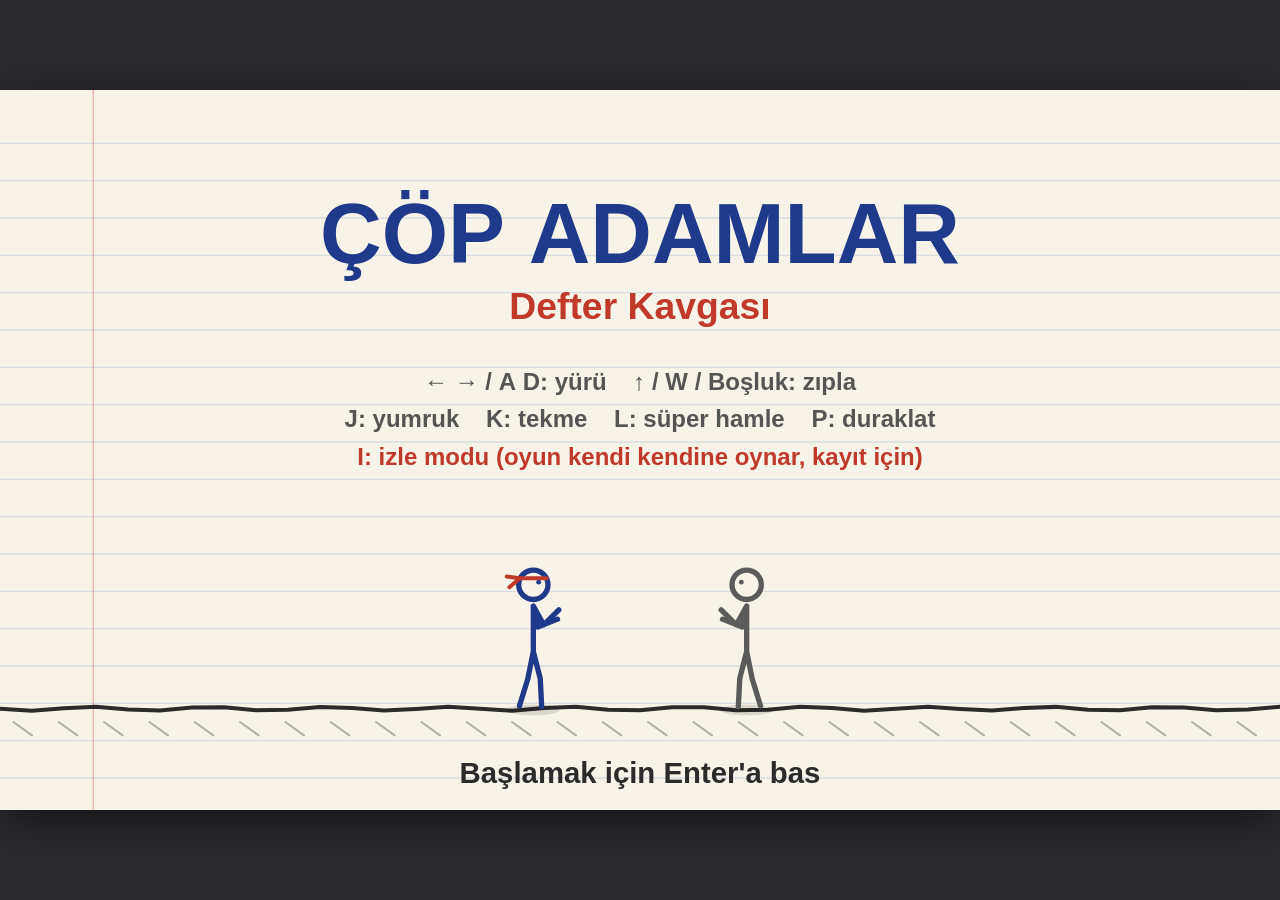
<file: cop-adamlar/index.html>
<!doctype html>
<html lang="tr">
<head>
<meta charset="utf-8">
<meta name="viewport" content="width=device-width, initial-scale=1, maximum-scale=1, user-scalable=no">
<title>Çöp Adamlar: Defter Kavgası</title>
<style>
  :root {
    --paper: #f7f3e8;
    --ink: #1f3a8a;
    --red: #c0392b;
    --text: #2b2b2b;
  }
  * { box-sizing: border-box; }
  html, body {
    margin: 0; height: 100%; background: #2a2a2e; overflow: hidden;
    font-family: "Comic Sans MS", "Segoe Print", "Chalkboard SE", system-ui, sans-serif;
    -webkit-user-select: none; user-select: none; touch-action: none;
  }
  #wrap { position: fixed; inset: 0; display: flex; align-items: center; justify-content: center; }
  canvas { display: block; background: var(--paper); box-shadow: 0 10px 40px rgba(0,0,0,.5); }
  #touch { position: fixed; inset: auto 0 0 0; display: none; justify-content: space-between; padding: 12px 16px calc(12px + env(safe-area-inset-bottom)); pointer-events: none; }
  #touch .grp { display: flex; gap: 10px; pointer-events: auto; }
  #touch button {
    width: 64px; height: 64px; border-radius: 50%; border: 3px solid rgba(31,58,138,.7);
    background: rgba(247,243,232,.75); color: var(--ink); font: 700 14px inherit; font-family: inherit;
    touch-action: none;
  }
  #touch button.act { border-color: rgba(192,57,43,.8); color: var(--red); }
  #touch button.down { background: rgba(31,58,138,.25); }
  body.touch #touch { display: flex; }
</style>
</head>
<body>
<div id="wrap"><canvas id="c"></canvas></div>
<div id="touch">
  <div class="grp">
    <button data-k="left">◀</button>
    <button data-k="right">▶</button>
    <button data-k="jump">▲</button>
  </div>
  <div class="grp">
    <button class="act" data-k="punch">Yumruk</button>
    <button class="act" data-k="kick">Tekme</button>
    <button class="act" data-k="super">Süper</button>
  </div>
</div>
<script>
(() => {
  "use strict";

  // ---------- Kurulum ----------
  const W = 960, H = 540, GROUND = 462;
  const canvas = document.getElementById("c");
  const ctx = canvas.getContext("2d");
  let scale = 1;

  function resize() {
    const dpr = window.devicePixelRatio || 1;
    scale = Math.min(window.innerWidth / W, window.innerHeight / H);
    canvas.style.width = Math.floor(W * scale) + "px";
    canvas.style.height = Math.floor(H * scale) + "px";
    canvas.width = Math.floor(W * scale * dpr);
    canvas.height = Math.floor(H * scale * dpr);
    ctx.setTransform(scale * dpr, 0, 0, scale * dpr, 0, 0);
  }
  window.addEventListener("resize", resize);
  resize();

  const rand = (a, b) => a + Math.random() * (b - a);
  const clamp = (v, a, b) => Math.max(a, Math.min(b, v));

  let best = 0;
  try { best = +localStorage.getItem("copAdamlarRekor") || 0; } catch (e) {}

  // ---------- Girdi ----------
  const keys = { left: false, right: false, jump: false, punch: false, kick: false, super: false };
  const pressed = {}; // bu karede yeni basılanlar
  const keyMap = {
    ArrowLeft: "left", KeyA: "left", ArrowRight: "right", KeyD: "right",
    ArrowUp: "jump", KeyW: "jump", Space: "jump",
    KeyJ: "punch", KeyZ: "punch", KeyK: "kick", KeyX: "kick", KeyL: "super", KeyC: "super",
  };
  function setKey(k, down) {
    if (down && !keys[k]) pressed[k] = true;
    keys[k] = down;
  }
  window.addEventListener("keydown", e => {
    if (e.code === "KeyP" || e.code === "Escape") { if (game.state === "play") game.paused = !game.paused; return; }
    if (e.code === "Enter") { pressed.start = true; }
    if (e.code === "KeyI" && game.state !== "play") { game.auto = true; pressed.start = true; return; }
    if (e.code === "KeyI" && game.state === "play") { game.auto = !game.auto; return; }
    const k = keyMap[e.code];
    if (k) { setKey(k, true); e.preventDefault(); if (game.state !== "play") pressed.start = true; }
  });
  window.addEventListener("keyup", e => { const k = keyMap[e.code]; if (k) setKey(k, false); });
  window.addEventListener("blur", () => { for (const k in keys) keys[k] = false; });

  if (window.matchMedia("(pointer: coarse)").matches) document.body.classList.add("touch");
  document.querySelectorAll("#touch button").forEach(b => {
    const k = b.dataset.k;
    const on = e => { e.preventDefault(); setKey(k, true); b.classList.add("down"); if (game.state !== "play") pressed.start = true; };
    const off = e => { e.preventDefault(); setKey(k, false); b.classList.remove("down"); };
    b.addEventListener("pointerdown", on);
    b.addEventListener("pointerup", off);
    b.addEventListener("pointercancel", off);
    b.addEventListener("pointerleave", off);
  });
  canvas.addEventListener("pointerdown", () => { if (game.state !== "play") pressed.start = true; });

  // ---------- Çöp adam pozu ----------
  // Açılar: 0 = dümdüz aşağı, pozitif = baktığı yöne doğru.
  function limb(from, ang, len, face) {
    return { x: from.x + Math.sin(ang) * len * face, y: from.y + Math.cos(ang) * len };
  }

  function computePose(f) {
    const s = f.size, face = f.face;
    const t = f.anim;
    let lean = 0, hipDrop = 0;
    // [üst kol, ön kol] x2 (ön = baktığı yöndeki), [uyluk, baldır] x2
    let aF = [0.5, 2.3], aB = [0.2, 1.9], lF = [0.25, 0.05], lB = [-0.2, -0.3];

    const walking = Math.abs(f.vx) > 0.3 && f.onGround;
    if (walking) {
      const ph = t * 0.28;
      const sw = Math.sin(ph) * 0.6;
      lF = [sw, sw - 0.4 - Math.max(0, Math.cos(ph)) * 0.5];
      lB = [-sw, -sw - 0.4 - Math.max(0, -Math.cos(ph)) * 0.5];
      aF = [0.6 - sw * 0.3, 2.2]; aB = [0.3 + sw * 0.4, 1.7];
      hipDrop = Math.abs(Math.sin(ph)) * 2;
    } else if (f.onGround) {
      const br = Math.sin(t * 0.08) * 0.05;
      aF = [0.55 + br, 2.35]; aB = [0.25 + br, 1.95];
      hipDrop = 2 + Math.sin(t * 0.08) * 1;
    }
    if (!f.onGround) {
      lF = [0.9, -0.2]; lB = [0.2, -0.9]; aF = [1.2, 2.4]; aB = [-0.6, 0.4];
    }

    if (f.act) {
      const p = f.actT / f.act.dur;
      const k = f.act.name === "super" ? 0 : Math.sin(clamp((p - 0.1) / 0.6, 0, 1) * Math.PI);
      if (f.act.name === "punch") {
        aF = [aF[0] + (1.57 - aF[0]) * k, aF[1] + (1.57 - aF[1]) * k];
        aB = [aB[0] - 0.4 * k, aB[1]];
        lean = 0.15 * k;
      } else if (f.act.name === "kick") {
        lF = [lF[0] + (1.65 - lF[0]) * k, lF[1] + (1.6 - lF[1]) * k];
        lean = -0.35 * k;
        aF = [0.3 + 0.8 * k, 2.0]; aB = [-0.6 * k, 1.2];
      } else if (f.act.name === "super") {
        const spin = Math.sin(p * Math.PI * 6);
        aF = [1.57, 1.57]; aB = [-1.57, -1.57];
        lF = [0.6 * spin, 0.6 * spin]; lB = [-0.6 * spin, -0.6 * spin];
        lean = 0;
      } else if (f.act.name === "windup") {
        aF = [-0.4, 0.6]; lean = -0.2;
      }
    }
    if (f.hurt > 0) {
      lean = -0.45; aF = [-0.8, -1.4]; aB = [-1.2, -2.0];
    }

    const hip = { x: f.x, y: f.y - 42 * s + hipDrop };
    const neck = limb(hip, Math.PI + lean, 34 * s, face);
    const head = limb(neck, Math.PI + lean * 1.3, 12 * s, face);
    const fe = limb(neck, aF[0], 16 * s, face), fh = limb(fe, aF[1], 16 * s, face);
    const be = limb(neck, aB[0], 16 * s, face), bh = limb(be, aB[1], 16 * s, face);
    const fk = limb(hip, lF[0], 21 * s, face), ff = limb(fk, lF[1], 21 * s, face);
    const bk = limb(hip, lB[0], 21 * s, face), bf = limb(bk, lB[1], 21 * s, face);
    return { head, neck, hip, fe, fh, be, bh, fk, ff, bk, bf };
  }

  const BONES = [["head","neck"],["neck","hip"],["neck","fe"],["fe","fh"],["neck","be"],["be","bh"],
                 ["hip","fk"],["fk","ff"],["hip","bk"],["bk","bf"]];

  function drawFigure(pose, col, s, alpha, face, extra) {
    ctx.save();
    ctx.globalAlpha = alpha;
    ctx.strokeStyle = col; ctx.fillStyle = col;
    ctx.lineCap = "round"; ctx.lineJoin = "round";
    ctx.lineWidth = 4 * s;
    ctx.beginPath();
    const line = (a, b) => { ctx.moveTo(a.x, a.y); ctx.lineTo(b.x, b.y); };
    line(pose.neck, pose.hip);
    line(pose.neck, pose.be); line(pose.be, pose.bh);
    line(pose.hip, pose.bk); line(pose.bk, pose.bf);
    line(pose.hip, pose.fk); line(pose.fk, pose.ff);
    line(pose.neck, pose.fe); line(pose.fe, pose.fh);
    ctx.stroke();
    // kafa
    const hx = pose.head.x, hy = pose.head.y - 4 * s;
    ctx.beginPath(); ctx.arc(hx, hy, 11 * s, 0, Math.PI * 2);
    ctx.fillStyle = "#f7f3e8"; ctx.fill(); ctx.stroke();
    // göz
    ctx.fillStyle = col;
    ctx.beginPath(); ctx.arc(hx + 4 * s * face, hy - 2 * s, 1.8 * s, 0, Math.PI * 2); ctx.fill();
    if (extra) extra(hx, hy);
    ctx.restore();
  }

  // ---------- Dünya ----------
  const game = {
    state: "title", paused: false, t: 0, auto: /[?&]izle/.test(location.search), slow: 0,
    player: null, enemies: [], ragdolls: [], particles: [], pickups: [], texts: [],
    wave: 0, queue: 0, spawnT: 0, waveT: 0, score: 0, combo: 0, comboT: 0, shake: 0, hitstop: 0,
  };

  const ENEMY_TYPES = {
    normal: { col: "#5b5b5b", size: 1,    hp: 30, speed: 1.5, dmg: 8,  score: 100 },
    hizli:  { col: "#c0392b", size: 0.85, hp: 18, speed: 2.8, dmg: 6,  score: 150 },
    iri:    { col: "#6d3b8e", size: 1.35, hp: 80, speed: 0.9, dmg: 16, score: 300 },
  };

  function makeFighter(x, isPlayer, type) {
    const tp = isPlayer ? null : ENEMY_TYPES[type];
    return {
      x, y: GROUND, vx: 0, vy: 0, face: 1, onGround: true,
      size: isPlayer ? 1 : tp.size, col: isPlayer ? "#1f3a8a" : tp.col,
      hp: isPlayer ? 100 : tp.hp, maxHp: isPlayer ? 100 : tp.hp,
      speed: isPlayer ? 3.4 : tp.speed * rand(0.9, 1.15), dmg: isPlayer ? 0 : tp.dmg,
      type, isPlayer, act: null, actT: 0, hitDone: new Set(), hurt: 0, inv: 0,
      cd: rand(30, 80), anim: rand(0, 100), superM: 0, tp,
    };
  }

  const ACTS = {
    punch:  { name: "punch",  dur: 18, from: 5,  to: 10, range: 58, dmg: 10, knock: 4,  up: -2 },
    kick:   { name: "kick",   dur: 26, from: 9,  to: 15, range: 74, dmg: 16, knock: 8,  up: -4 },
    super:  { name: "super",  dur: 42, from: 6,  to: 36, range: 130, dmg: 30, knock: 13, up: -8, all: true },
    windup: { name: "windup", dur: 22, next: "epunch" },
    epunch: { name: "punch",  dur: 16, from: 3,  to: 8,  range: 54, knock: 6, up: -3 },
  };

  function startAct(f, key) {
    f.act = ACTS[key]; f.actT = 0; f.hitDone = new Set();
  }

  function newGame() {
    game.player = makeFighter(W / 2, true);
    Object.assign(game, { enemies: [], ragdolls: [], particles: [], pickups: [], texts: [],
      wave: 0, queue: 0, spawnT: 0, waveT: 90, score: 0, combo: 0, comboT: 0, shake: 0, state: "play", paused: false });
  }

  function nextWave() {
    game.wave++;
    game.queue = 2 + game.wave * 2;
    game.spawnT = 40;
    floatText(W / 2, 200, "Dalga " + game.wave, "#1f3a8a", 40, 90);
  }

  function spawnEnemy() {
    const w = game.wave;
    let type = "normal";
    const r = Math.random();
    if (w >= 2 && r < 0.3) type = "hizli";
    if (w >= 3 && r > 0.85) type = "iri";
    const left = Math.random() < 0.5;
    const e = makeFighter(left ? -40 : W + 40, false, type);
    e.face = left ? 1 : -1;
    game.enemies.push(e);
  }

  function floatText(x, y, str, col, size, life) {
    game.texts.push({ x, y, str, col, size: size || 22, life: life || 50, max: life || 50 });
  }

  function burst(x, y, col, n, power) {
    for (let i = 0; i < n; i++) {
      const a = rand(0, Math.PI * 2), sp = rand(1, power || 6);
      game.particles.push({ x, y, vx: Math.cos(a) * sp, vy: Math.sin(a) * sp - 1, life: rand(18, 34), col, len: rand(4, 10) });
    }
  }

  // ---------- Ragdoll (verlet) ----------
  function makeRagdoll(f, kx, ky) {
    const pose = computePose(f);
    const pts = {};
    for (const k in pose) {
      const p = pose[k];
      pts[k] = { x: p.x, y: p.y, ox: p.x - kx * rand(0.7, 1.3), oy: p.y - ky * rand(0.7, 1.3) };
    }
    pts.head.ox -= kx * 0.5;
    const sticks = BONES.map(([a, b]) => ({ a, b, len: Math.hypot(pose[a].x - pose[b].x, pose[a].y - pose[b].y) }));
    game.ragdolls.push({ pts, sticks, col: f.col, size: f.size, face: f.face, life: 240 });
  }

  function updateRagdoll(r) {
    r.life--;
    for (const k in r.pts) {
      const p = r.pts[k];
      const vx = (p.x - p.ox) * 0.99, vy = (p.y - p.oy) * 0.99;
      p.ox = p.x; p.oy = p.y;
      p.x += vx; p.y += vy + 0.5;
    }
    for (let it = 0; it < 5; it++) {
      for (const s of r.sticks) {
        const a = r.pts[s.a], b = r.pts[s.b];
        const dx = b.x - a.x, dy = b.y - a.y, d = Math.hypot(dx, dy) || 0.001;
        const diff = (d - s.len) / d / 2;
        a.x += dx * diff; a.y += dy * diff; b.x -= dx * diff; b.y -= dy * diff;
      }
      for (const k in r.pts) {
        const p = r.pts[k];
        const floor = k === "head" ? GROUND - 7 * r.size : GROUND;
        if (p.y > floor) { p.y = floor; const vx = p.x - p.ox; p.ox = p.x - vx * 0.7; p.oy = p.y + (p.y - p.oy) * 0.3; }
      }
    }
  }

  // ---------- Vuruş ----------
  function tryHits(att, targets) {
    const a = att.act;
    if (!a || a.from === undefined || att.actT < a.from || att.actT > a.to) return;
    const s = att.size;
    for (const t of targets) {
      if (att.hitDone.has(t) || t.dead) continue;
      if (t.isPlayer && t.inv > 0) continue;
      const dx = (t.x - att.x) * att.face;
      const inFront = a.all ? Math.abs(t.x - att.x) < a.range : dx > -10 && dx < a.range * s + 10 * t.size;
      if (!inFront || Math.abs(t.y - att.y) > 70) continue;
      att.hitDone.add(t);
      const dir = a.all ? Math.sign(t.x - att.x) || att.face : att.face;
      hit(att, t, a.dmg !== undefined ? a.dmg : att.dmg, a.knock * dir, a.up);
    }
  }

  function hit(att, t, dmg, kx, ky) {
    t.hp -= dmg;
    t.vx = kx; t.vy = ky; t.onGround = ky >= 0 && t.onGround;
    t.hurt = 18; t.act = null;
    t.face = -Math.sign(kx) || t.face;
    const pose = computePose(t);
    burst(pose.neck.x, pose.neck.y + 10, t.isPlayer ? "#1f3a8a" : "#c0392b", 8, 6);
    game.hitstop = 3;
    if (t.isPlayer) {
      t.inv = 50; game.shake = 10; game.combo = 0;
      floatText(t.x, t.y - 100, "-" + dmg, "#c0392b", 22, 40);
      if (t.hp <= 0) { t.dead = true; makeRagdoll(t, kx * 1.5, ky - 6); gameOver(); }
    } else {
      game.combo++; game.comboT = 90;
      game.shake = Math.max(game.shake, 4);
      game.score += 10 * game.combo;
      if (att.isPlayer && att.act && att.act.name !== "super") att.superM = Math.min(100, att.superM + 7);
      if (game.combo >= 3) floatText(t.x, t.y - 110, game.combo + " kombo!", "#e67e22", 18 + Math.min(game.combo, 12), 35);
      if (t.hp <= 0) {
        t.dead = true;
        const mult = 1 + Math.floor(game.combo / 5);
        game.score += t.tp.score * mult;
        floatText(t.x, t.y - 80, "+" + t.tp.score * mult, "#1f3a8a", 20, 45);
        makeRagdoll(t, kx * 1.6, ky - 5);
        const lastOne = game.queue === 0 && game.enemies.filter(e => !e.dead).length === 0;
        if (lastOne || t.type === "iri" || game.combo >= 10) { game.slow = 50; game.shake = 12; }
        burst(t.x, t.y - 40, t.col, 16, 8);
        if (Math.random() < 0.14) game.pickups.push({ x: t.x, y: t.y - 30, vy: -5, life: 600 });
      }
    }
  }

  function gameOver() {
    game.state = "over";
    game.overT = 0;
    if (game.score > best) {
      best = game.score; game.newBest = true;
      try { localStorage.setItem("copAdamlarRekor", best); } catch (e) {}
    } else game.newBest = false;
  }

  // ---------- Güncelleme ----------
  function physics(f) {
    f.vy += 0.6;
    f.x += f.vx; f.y += f.vy;
    if (f.y >= GROUND) { f.y = GROUND; f.vy = 0; f.onGround = true; } else f.onGround = false;
  }

  // İzle modu: oyuncuyu yapay zekâ oynatır (video kaydı için)
  function autopilot(p) {
    for (const k in keys) keys[k] = false;
    const foes = game.enemies.filter(e => !e.dead);
    if (!foes.length) { if (Math.abs(p.x - W / 2) > 40) keys[p.x < W / 2 ? "right" : "left"] = true; return; }
    let tgt = foes[0];
    for (const e of foes) if (Math.abs(e.x - p.x) < Math.abs(tgt.x - p.x)) tgt = e;
    const dx = tgt.x - p.x, dist = Math.abs(dx);
    const near = foes.filter(e => Math.abs(e.x - p.x) < 120).length;
    const danger = foes.some(e => e.act && e.act.name === "windup" && Math.abs(e.x - p.x) < 70 && e.actT > 12);
    if (p.act) return;
    if (p.superM >= 100 && near >= 2) { pressed.super = true; return; }
    if (danger && p.onGround && Math.random() < 0.5) { pressed.jump = true; keys[dx > 0 ? "right" : "left"] = true; return; }
    if (dist > 62 * tgt.size) { keys[dx > 0 ? "right" : "left"] = true; if (Math.random() < 0.006 && p.onGround) pressed.jump = true; return; }
    if (Math.sign(dx) !== p.face) { keys[dx > 0 ? "right" : "left"] = true; return; }
    if (Math.random() < 0.35) pressed[dist > 50 ? "kick" : (Math.random() < 0.6 ? "punch" : "kick")] = true;
  }

  function updatePlayer(p) {
    if (game.auto) autopilot(p);
    p.anim++;
    if (p.inv > 0) p.inv--;
    if (p.hurt > 0) { p.hurt--; p.vx *= 0.85; physics(p); p.x = clamp(p.x, 20, W - 20); return; }

    const busy = p.act && p.act.name !== "punch";
    let mv = 0;
    if (keys.left) mv -= 1;
    if (keys.right) mv += 1;
    if (!p.act) { if (mv) p.face = mv; }
    const targetVx = busy && p.onGround ? 0 : mv * p.speed;
    p.vx += (targetVx - p.vx) * (p.onGround ? 0.35 : 0.12);

    if (pressed.jump && p.onGround && !p.act) { p.vy = -12; p.onGround = false; }
    if (!p.act) {
      if (pressed.super && p.superM >= 100) { startAct(p, "super"); p.superM = 0; game.shake = 8; floatText(p.x, p.y - 120, "SÜPER!", "#c0392b", 30, 50); }
      else if (pressed.kick) startAct(p, "kick");
      else if (pressed.punch) startAct(p, "punch");
    }

    if (p.act) {
      p.actT++;
      if (p.act.name === "kick" && p.actT === ACTS.kick.from) p.vx += p.face * 2;
      tryHits(p, game.enemies);
      if (p.act.name === "super" && p.actT % 6 === 0) burst(p.x + rand(-60, 60), p.y - rand(20, 70), "#e67e22", 2, 3);
      if (p.actT >= p.act.dur) p.act = null;
    }
    physics(p);
    p.x = clamp(p.x, 20, W - 20);

    for (const it of game.pickups) {
      if (!it.taken && Math.abs(it.x - p.x) < 28 && Math.abs(it.y - (p.y - 30)) < 50) {
        it.taken = true; p.hp = Math.min(p.maxHp, p.hp + 25);
        floatText(p.x, p.y - 110, "+25 can", "#27ae60", 20, 45);
      }
    }
  }

  function updateEnemy(e) {
    const p = game.player;
    e.anim++;
    if (e.hurt > 0) { e.hurt--; e.vx *= 0.88; physics(e); return; }

    const dx = p.x - e.x, dist = Math.abs(dx);
    if (!e.act) e.face = Math.sign(dx) || e.face;
    const reach = 46 * e.size;
    if (e.cd > 0) e.cd--;

    if (e.act) {
      e.vx *= 0.7;
      e.actT++;
      if (e.act.name !== "windup") tryHits(e, [p]);
      if (e.actT >= e.act.dur) {
        const nx = e.act.next;
        e.act = null;
        if (nx) startAct(e, nx); else e.cd = rand(50, 110) / Math.min(2, 1 + game.wave * 0.08);
      }
    } else if (dist > reach || p.dead) {
      let want = Math.sign(dx) * e.speed;
      // birbirine fazla yaklaşma
      for (const o of game.enemies) {
        if (o === e || o.dead) continue;
        const d = e.x - o.x;
        if (Math.abs(d) < 30 * e.size && Math.sign(d) !== Math.sign(dx)) want *= 0.3;
      }
      if (p.dead) want = 0;
      e.vx += (want - e.vx) * 0.2;
    } else {
      e.vx *= 0.6;
      if (e.cd <= 0) startAct(e, "windup");
    }
    physics(e);
  }

  function update() {
    game.t++;
    if (game.state !== "play") {
      if (game.state === "over") { game.overT++; game.ragdolls.forEach(updateRagdoll); game.enemies.forEach(e => { e.anim++; e.vx *= 0.8; physics(e); }); }
      if (pressed.start && (game.state === "title" || game.overT > 40)) newGame();
      if (game.auto && (game.state === "title" ? game.t > 60 : game.overT > 240)) newGame();
      return;
    }
    if (game.paused) return;
    if (game.hitstop > 0) { game.hitstop--; return; }
    if (game.slow > 0 && game.slow-- % 3 !== 0) return; // ağır çekim

    updatePlayer(game.player);
    game.enemies.forEach(updateEnemy);
    game.enemies = game.enemies.filter(e => !e.dead);
    game.ragdolls.forEach(updateRagdoll);
    game.ragdolls = game.ragdolls.filter(r => r.life > 0);

    if (game.comboT > 0 && --game.comboT === 0) game.combo = 0;

    // dalgalar
    if (game.queue > 0) {
      const maxOn = 3 + Math.floor(game.wave / 2);
      if (--game.spawnT <= 0 && game.enemies.length < maxOn) {
        spawnEnemy(); game.queue--; game.spawnT = Math.max(25, 70 - game.wave * 4);
      }
    } else if (game.enemies.length === 0) {
      if (game.waveT === 0) {
        game.waveT = 100;
        if (game.wave > 0) { game.score += 500 * game.wave; floatText(W / 2, 250, "Dalga temizlendi! +" + 500 * game.wave, "#27ae60", 26, 80); }
      }
      if (--game.waveT === 0) nextWave();
    }

    for (const it of game.pickups) {
      it.vy += 0.4; it.y += it.vy;
      if (it.y > GROUND - 14) { it.y = GROUND - 14; it.vy = 0; }
      it.life--;
    }
    game.pickups = game.pickups.filter(i => !i.taken && i.life > 0);
    for (const pt of game.particles) { pt.x += pt.vx; pt.y += pt.vy; pt.vy += 0.3; pt.life--; }
    game.particles = game.particles.filter(p => p.life > 0);
    for (const t of game.texts) { t.y -= 0.7; t.life--; }
    game.texts = game.texts.filter(t => t.life > 0);
    if (game.shake > 0) game.shake *= 0.85;
    if (game.shake < 0.3) game.shake = 0;
  }

  // ---------- Çizim ----------
  function drawPaper() {
    ctx.fillStyle = "#f7f3e8"; ctx.fillRect(0, 0, W, H);
    ctx.strokeStyle = "rgba(70,120,200,.18)"; ctx.lineWidth = 1;
    ctx.beginPath();
    for (let y = 40; y < H; y += 28) { ctx.moveTo(0, y); ctx.lineTo(W, y); }
    ctx.stroke();
    ctx.strokeStyle = "rgba(200,60,60,.35)";
    ctx.beginPath(); ctx.moveTo(70, 0); ctx.lineTo(70, H); ctx.stroke();
    // zemin: elle çizilmiş çizgi
    ctx.strokeStyle = "#2b2b2b"; ctx.lineWidth = 3; ctx.lineCap = "round";
    ctx.beginPath(); ctx.moveTo(0, GROUND + 2);
    for (let x = 0; x <= W; x += 24) ctx.lineTo(x, GROUND + 2 + Math.sin(x * 0.07) * 1.5);
    ctx.stroke();
    ctx.lineWidth = 1.5; ctx.strokeStyle = "rgba(43,43,43,.35)";
    ctx.beginPath();
    for (let x = 10; x < W; x += 34) { ctx.moveTo(x, GROUND + 12); ctx.lineTo(x + 14, GROUND + 22); }
    ctx.stroke();
  }

  function drawShadow(x, size) {
    ctx.fillStyle = "rgba(0,0,0,.12)";
    ctx.beginPath(); ctx.ellipse(x, GROUND + 3, 20 * size, 4, 0, 0, Math.PI * 2); ctx.fill();
  }

  function drawFighter(f) {
    drawShadow(f.x, f.size);
    const pose = computePose(f);
    let alpha = 1;
    if (f.isPlayer && f.inv > 0 && Math.floor(f.inv / 4) % 2) alpha = 0.35;
    let col = f.col;
    if (f.act && f.act.name === "windup") col = Math.floor(f.actT / 3) % 2 ? "#e67e22" : f.col;
    if (f.hurt > 12) col = "#e74c3c";
    drawFigure(pose, col, f.size, alpha, f.face, f.isPlayer ? (hx, hy) => {
      // oyuncunun bandanası
      ctx.strokeStyle = "#c0392b"; ctx.lineWidth = 3;
      ctx.beginPath(); ctx.moveTo(hx - 10, hy - 5); ctx.lineTo(hx + 10, hy - 5); ctx.stroke();
      const w = Math.sin(game.t * 0.3) * 3;
      ctx.beginPath(); ctx.moveTo(hx - 10 * f.face, hy - 5); ctx.lineTo(hx - 20 * f.face, hy - 8 + w);
      ctx.moveTo(hx - 10 * f.face, hy - 5); ctx.lineTo(hx - 18 * f.face, hy + w); ctx.stroke();
    } : null);
    if (f.act && f.act.name === "super") {
      ctx.strokeStyle = "rgba(230,126,34,.5)"; ctx.lineWidth = 3;
      ctx.beginPath(); ctx.ellipse(f.x, f.y - 40, 70 + Math.sin(f.actT) * 8, 30, 0, 0, Math.PI * 2); ctx.stroke();
    }
    if (!f.isPlayer && f.hp < f.maxHp) {
      const w = 36 * f.size;
      ctx.fillStyle = "rgba(0,0,0,.15)"; ctx.fillRect(f.x - w / 2, f.y - 100 * f.size, w, 4);
      ctx.fillStyle = "#c0392b"; ctx.fillRect(f.x - w / 2, f.y - 100 * f.size, w * Math.max(0, f.hp / f.maxHp), 4);
    }
  }

  function drawRagdoll(r) {
    const pose = {};
    for (const k in r.pts) pose[k] = r.pts[k];
    drawFigure(pose, r.col, r.size, Math.min(1, r.life / 60), r.face);
  }

  function drawHeart(x, y, s) {
    ctx.save(); ctx.translate(x, y); ctx.scale(s, s);
    ctx.fillStyle = "#e74c3c"; ctx.strokeStyle = "#8e1b10"; ctx.lineWidth = 2;
    ctx.beginPath(); ctx.moveTo(0, 6);
    ctx.bezierCurveTo(-14, -4, -8, -14, 0, -6);
    ctx.bezierCurveTo(8, -14, 14, -4, 0, 6);
    ctx.fill(); ctx.stroke(); ctx.restore();
  }

  function bar(x, y, w, h, v, col, label) {
    ctx.strokeStyle = "#2b2b2b"; ctx.lineWidth = 2;
    ctx.fillStyle = "rgba(255,255,255,.6)"; ctx.fillRect(x, y, w, h);
    ctx.fillStyle = col; ctx.fillRect(x, y, w * clamp(v, 0, 1), h);
    ctx.strokeRect(x, y, w, h);
    ctx.fillStyle = "#2b2b2b"; ctx.font = "bold 14px inherit";
    ctx.font = "bold 14px 'Comic Sans MS', 'Segoe Print', sans-serif";
    ctx.textAlign = "left"; ctx.fillText(label, x, y - 5);
  }

  function text(str, x, y, size, col, align) {
    ctx.font = "bold " + size + "px 'Comic Sans MS', 'Segoe Print', 'Chalkboard SE', sans-serif";
    ctx.textAlign = align || "center"; ctx.fillStyle = col || "#2b2b2b";
    ctx.fillText(str, x, y);
  }

  function drawHUD() {
    const p = game.player;
    bar(90, 34, 200, 16, p.hp / p.maxHp, "#27ae60", "Can");
    const full = p.superM >= 100;
    bar(90, 74, 200, 12, p.superM / 100, full && game.t % 20 < 10 ? "#f39c12" : "#e67e22", full ? "Süper hazır! (L)" : "Süper");
    text("Puan: " + game.score, W - 24, 46, 24, "#1f3a8a", "right");
    text("Dalga " + game.wave + "   Rekor: " + best, W - 24, 74, 16, "#555", "right");
    if (game.auto) text("İZLE MODU (I)", W / 2, 24, 14, "rgba(43,43,43,.5)");
    if (game.combo >= 2) text(game.combo + "x kombo", W / 2, 50, 22 + Math.min(game.combo, 15), "#e67e22");
  }

  function drawControlsHelp(y) {
    const touch = document.body.classList.contains("touch");
    if (touch) {
      text("Alttaki düğmelerle yürü, zıpla, yumruk ve tekme at", W / 2, y, 18, "#555");
    } else {
      text("← → / A D: yürü    ↑ / W / Boşluk: zıpla", W / 2, y, 18, "#555");
      text("J: yumruk    K: tekme    L: süper hamle    P: duraklat", W / 2, y + 28, 18, "#555");
      text("I: izle modu (oyun kendi kendine oynar, kayıt için)", W / 2, y + 56, 18, "#c0392b");
    }
  }

  function render() {
    ctx.save();
    if (game.shake) ctx.translate(rand(-game.shake, game.shake), rand(-game.shake, game.shake));
    drawPaper();

    if (game.state === "title") {
      // tanıtım: iki çöp adam karşılıklı
      const demo = makeFighter(W / 2 - 80, true); demo.anim = game.t; demo.face = 1;
      const ph = game.t % 90;
      if (ph < 18) { demo.act = ACTS.punch; demo.actT = ph; }
      const foe = makeFighter(W / 2 + 80, false, "normal"); foe.face = -1; foe.anim = game.t;
      if (ph >= 6 && ph < 24) foe.hurt = 10;
      drawFighter(demo); drawFighter(foe);
      text("ÇÖP ADAMLAR", W / 2, 130, 64, "#1f3a8a");
      text("Defter Kavgası", W / 2, 172, 28, "#c0392b");
      drawControlsHelp(225);
      if (game.t % 60 < 40) text(document.body.classList.contains("touch") ? "Başlamak için dokun" : "Başlamak için Enter'a bas", W / 2, 520, 22, "#2b2b2b");
      ctx.restore();
      return;
    }

    for (const it of game.pickups) {
      if (it.life > 120 || game.t % 10 < 6) drawHeart(it.x, it.y + Math.sin(game.t * 0.1) * 3, 1.1);
    }
    game.ragdolls.forEach(drawRagdoll);
    game.enemies.forEach(drawFighter);
    if (!game.player.dead) drawFighter(game.player);

    ctx.lineCap = "round";
    for (const pt of game.particles) {
      ctx.strokeStyle = pt.col; ctx.globalAlpha = Math.min(1, pt.life / 15); ctx.lineWidth = 2.5;
      const m = Math.hypot(pt.vx, pt.vy) || 1;
      ctx.beginPath(); ctx.moveTo(pt.x, pt.y); ctx.lineTo(pt.x - pt.vx / m * pt.len, pt.y - pt.vy / m * pt.len); ctx.stroke();
    }
    ctx.globalAlpha = 1;
    for (const t of game.texts) {
      ctx.globalAlpha = Math.min(1, t.life / 20);
      text(t.str, t.x, t.y, t.size, t.col);
    }
    ctx.globalAlpha = 1;
    drawHUD();

    if (game.paused) {
      ctx.fillStyle = "rgba(247,243,232,.8)"; ctx.fillRect(0, 0, W, H);
      text("Duraklatıldı", W / 2, H / 2, 48, "#1f3a8a");
      text("Devam etmek için P'ye bas", W / 2, H / 2 + 40, 20, "#555");
    }
    if (game.state === "over") {
      ctx.fillStyle = "rgba(247,243,232," + Math.min(0.8, game.overT / 60) + ")"; ctx.fillRect(0, 0, W, H);
      if (game.overT > 20) {
        text("Silindin!", W / 2, 190, 64, "#c0392b");
        text("Puan: " + game.score + "    Dalga: " + game.wave, W / 2, 250, 28, "#1f3a8a");
        text(game.newBest ? "Yeni rekor!" : "Rekor: " + best, W / 2, 290, 22, game.newBest ? "#e67e22" : "#555");
        if (game.overT > 40 && game.t % 60 < 40) text(document.body.classList.contains("touch") ? "Tekrar oynamak için dokun" : "Tekrar oynamak için Enter'a bas", W / 2, 360, 22, "#2b2b2b");
      }
    }
    ctx.restore();
  }

  // ---------- Döngü ----------
  let last = performance.now(), acc = 0;
  const STEP = 1000 / 60;
  function frame(now) {
    acc += Math.min(100, now - last); last = now;
    while (acc >= STEP) {
      update();
      for (const k in pressed) delete pressed[k];
      acc -= STEP;
    }
    render();
    requestAnimationFrame(frame);
  }
  requestAnimationFrame(frame);

  // test ve hata ayıklama için
  window.__copAdamlar = { game, keys, setKey };
})();
</script>
</body>
</html>
</file>
